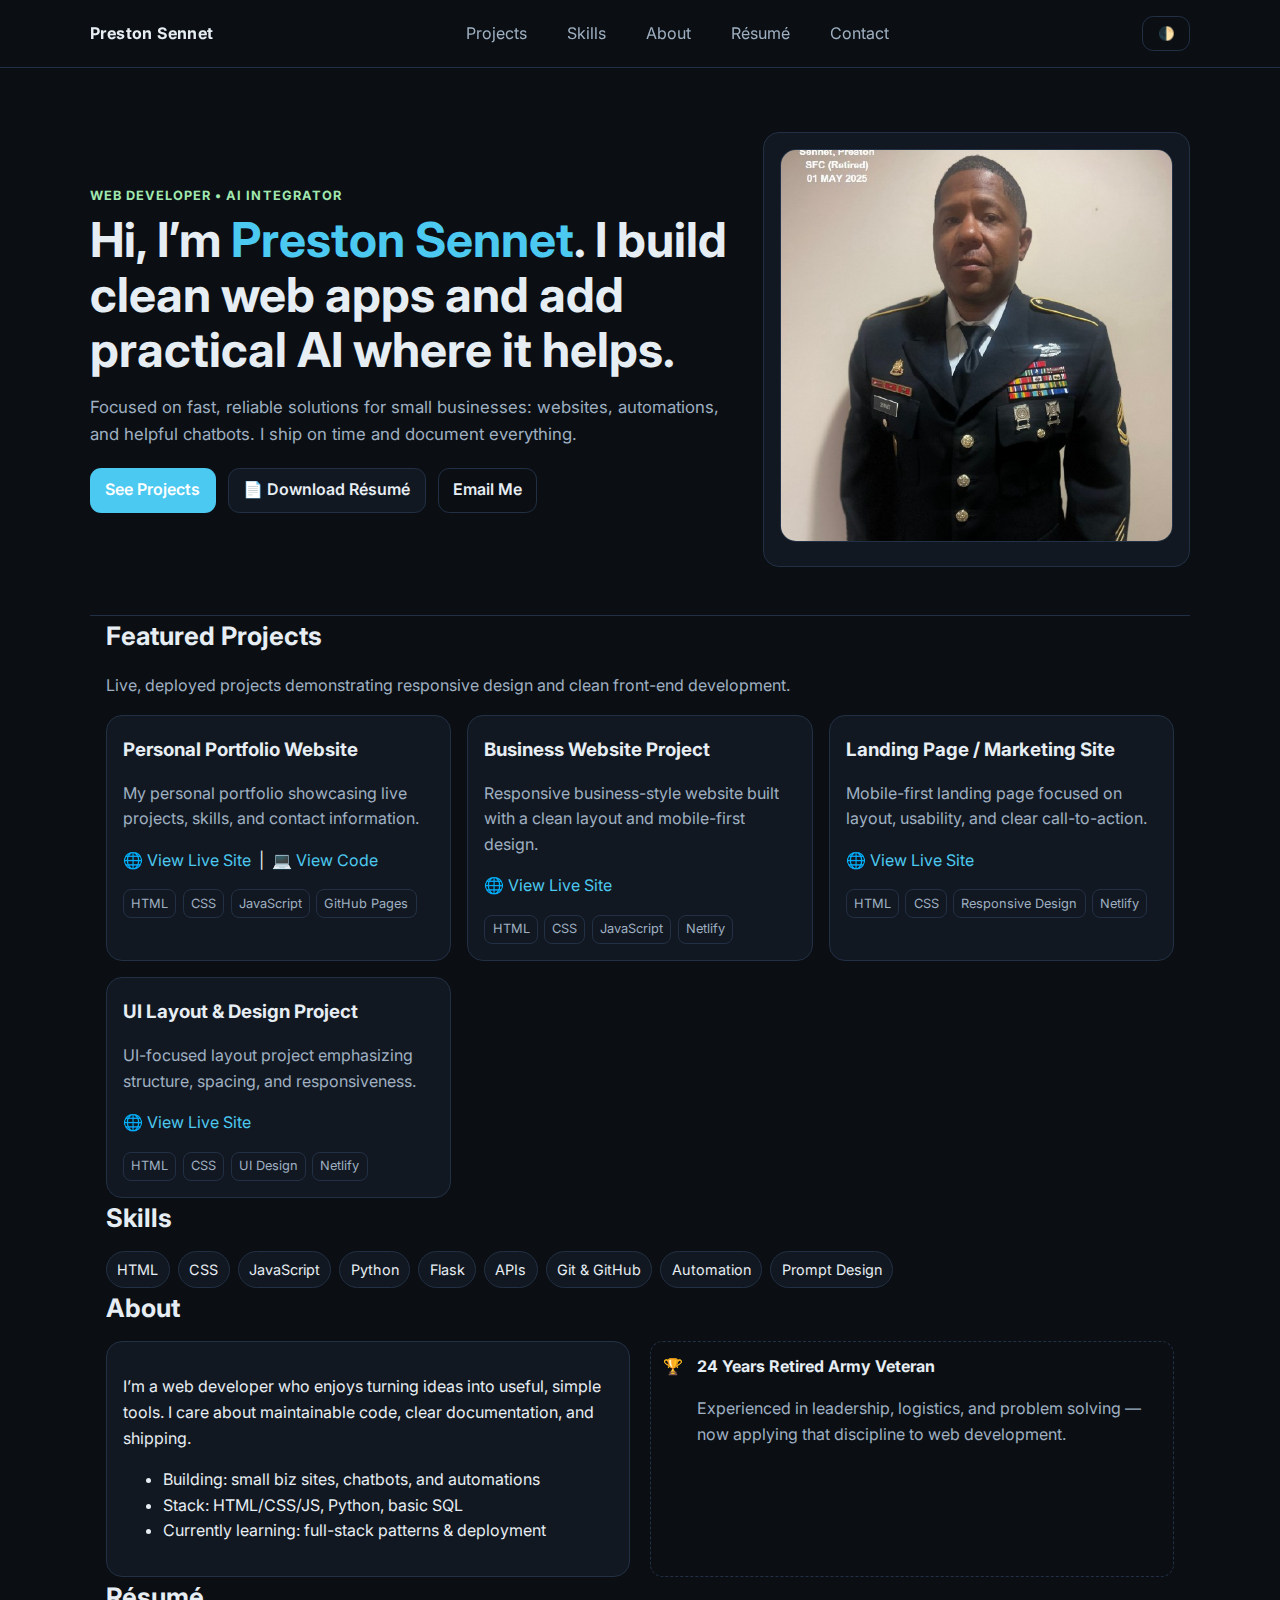
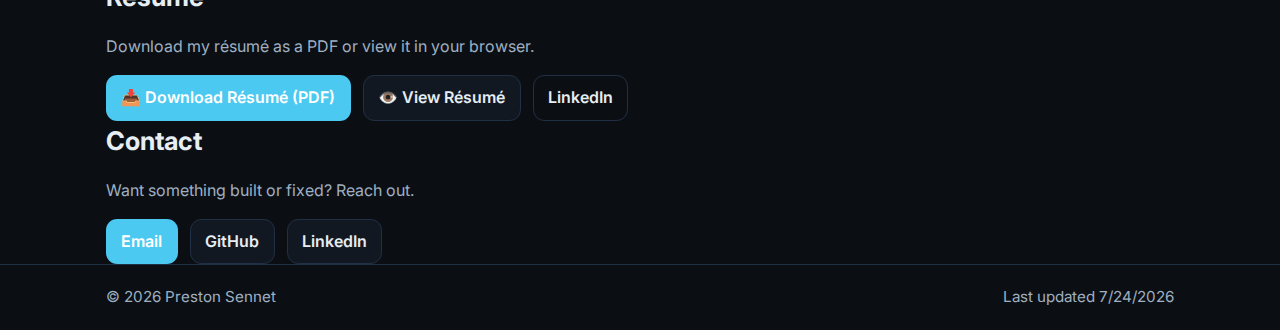
<file: index.html>
<!DOCTYPE html>
<html lang="en">
<head>
  <meta charset="utf-8" />
  <meta name="viewport" content="width=device-width, initial-scale=1" />
  <title>Preston Sennet — Portfolio</title>
  <meta name="description" content="Preston Sennet — Web Developer & AI Integrator. Projects, skills, résumé, and contact." />

  <!-- Google Font (optional) -->
  <link rel="preconnect" href="https://fonts.googleapis.com">
  <link rel="preconnect" href="https://fonts.gstatic.com" crossorigin>
  <link href="https://fonts.googleapis.com/css2?family=Inter:wght@400;500;600;700&display=swap" rel="stylesheet">

  <!-- Site CSS -->
  <link rel="stylesheet" href="style.css">
</head>
<body>
  <!-- Header / Nav -->
  <header>
    <div class="container nav">
      <a href="#top" class="brand">Preston Sennet</a>
      <nav class="nav-links" aria-label="Primary">
        <a href="#projects">Projects</a>
        <a href="#skills">Skills</a>
        <a href="#about">About</a>
        <a href="#resume">Résumé</a>
        <a href="#contact">Contact</a>
      </nav>
      <div class="nav-actions">
        <button id="themeBtn" class="btn ghost" aria-label="Toggle theme">🌓</button>
        <button id="menuBtn" class="btn ghost mobile-toggle" aria-label="Open menu">☰</button>
      </div>
    </div>
  </header>

  <main id="top">
    <!-- Hero -->
    <section class="hero container">
      <div class="hero-grid">
        <div>
          <div class="kicker">Web Developer • AI Integrator</div>
          <h1>Hi, I’m <span class="brand-accent">Preston Sennet</span>. I build clean web apps and add practical AI where it helps.</h1>
          <p class="lead">Focused on fast, reliable solutions for small businesses: websites, automations, and helpful chatbots. I ship on time and document everything.</p>
          <div class="hero-cta">
            <a class="btn primary" href="#projects">See Projects</a>
            <!-- Résumé: download from local PDF -->
            <a class="btn" href="transportation.pdf" download title="Download my résumé as PDF">📄 Download Résumé</a>
            <a class="btn ghost" href="mailto:psennet444@gmail.com">Email Me</a>
          </div>
        </div>
        <div class="card">
          <img class="avatar" alt="Portrait of Preston Sennet"
               src="psennetSFC.jpg"
               onerror="this.src='data:image/svg+xml,%3Csvg xmlns=%22http://www.w3.org/2000/svg%22 width=%22800%22 height=%22800%22%3E%3Crect width=%22100%25%22 height=%22100%25%22 fill=%22%23121821%22/%3E%3Ctext x=%2250%25%22 y=%2250%25%22 dominant-baseline=%22middle%22 text-anchor=%22middle%22 font-family=%22Arial%22 font-size=%2236%22 fill=%22%239fb0c2%22%3EYour Photo%3C/text%3E%3C/svg%3E';" />
        </div>
      </div>
    </section>

    <!-- Projects -->
    <section id="projects" class="container">
      <h2>Featured Projects</h2>
      <p class="muted">Live, deployed projects demonstrating responsive design and clean front-end development.</p>

      <div class="grid">

        <!-- Project 1: Portfolio -->
        <article class="card project">
          <h3>Personal Portfolio Website</h3>
          <p class="muted">
            My personal portfolio showcasing live projects, skills, and contact information.
          </p>
          <p>
            <a class="link" href="https://blackmoezart36.github.io/" target="_blank" rel="noopener">🌐 View Live Site</a>
            &nbsp;|&nbsp;
            <a class="link" href="https://github.com/blackmoezart36/blackmoezart36.github.io" target="_blank" rel="noopener">💻 View Code</a>
          </p>
          <div class="tags">
            <span class="tag">HTML</span>
            <span class="tag">CSS</span>
            <span class="tag">JavaScript</span>
            <span class="tag">GitHub Pages</span>
          </div>
        </article>

        <!-- Project 2: Business Website (Netlify) -->
        <article class="card project">
          <h3>Business Website Project</h3>
          <p class="muted">
            Responsive business-style website built with a clean layout and mobile-first design.
          </p>
          <p>
            <a class="link" href="https://funny-bubblegum-15df6f.netlify.app/" target="_blank" rel="noopener">🌐 View Live Site</a>
          </p>
          <div class="tags">
            <span class="tag">HTML</span>
            <span class="tag">CSS</span>
            <span class="tag">JavaScript</span>
            <span class="tag">Netlify</span>
          </div>
        </article>

        <!-- Project 3: Landing Page / Marketing Site (Netlify) -->
        <article class="card project">
          <h3>Landing Page / Marketing Site</h3>
          <p class="muted">
            Mobile-first landing page focused on layout, usability, and clear call-to-action.
          </p>
          <p>
            <a class="link" href="https://celadon-cucurucho-fcbbc0.netlify.app/" target="_blank" rel="noopener">🌐 View Live Site</a>
          </p>
          <div class="tags">
            <span class="tag">HTML</span>
            <span class="tag">CSS</span>
            <span class="tag">Responsive Design</span>
            <span class="tag">Netlify</span>
          </div>
        </article>

        <!-- Project 4: UI Layout Project (Netlify) -->
        <article class="card project">
          <h3>UI Layout & Design Project</h3>
          <p class="muted">
            UI-focused layout project emphasizing structure, spacing, and responsiveness.
          </p>
          <p>
            <a class="link" href="https://zesty-cupcake-d1450f.netlify.app/" target="_blank" rel="noopener">🌐 View Live Site</a>
          </p>
          <div class="tags">
            <span class="tag">HTML</span>
            <span class="tag">CSS</span>
            <span class="tag">UI Design</span>
            <span class="tag">Netlify</span>
          </div>
        </article>

      </div>
    </section>

    <!-- Skills -->
    <section id="skills" class="container">
      <h2>Skills</h2>
      <div class="chips">
        <span class="chip">HTML</span>
        <span class="chip">CSS</span>
        <span class="chip">JavaScript</span>
        <span class="chip">Python</span>
        <span class="chip">Flask</span>
        <span class="chip">APIs</span>
        <span class="chip">Git & GitHub</span>
        <span class="chip">Automation</span>
        <span class="chip">Prompt Design</span>
      </div>
    </section>

    <!-- About -->
    <section id="about" class="container">
      <h2>About</h2>
      <div class="about-grid">
        <div class="card">
          <p>I’m a web developer who enjoys turning ideas into useful, simple tools. I care about maintainable code, clear documentation, and shipping.</p>
          <ul>
            <li>Building: small biz sites, chatbots, and automations</li>
            <li>Stack: HTML/CSS/JS, Python, basic SQL</li>
            <li>Currently learning: full-stack patterns & deployment</li>
          </ul>
        </div>

        <div class="stat">
          <div>🏆</div>
          <div>
            <strong>24 Years Retired Army Veteran</strong>
            <p class="muted">Experienced in leadership, logistics, and problem solving — now applying that discipline to web development.</p>
          </div>
        </div>
      </div>
    </section>

    <!-- Résumé -->
    <section id="resume" class="container">
      <h2>Résumé</h2>
      <p class="muted">Download my résumé as a PDF or view it in your browser.</p>
      <div class="contact-cta">
        <a class="btn primary" href="transportation.pdf" download>📥 Download Résumé (PDF)</a>
        <a class="btn" href="transportation.pdf" target="_blank" rel="noopener">👁️ View Résumé</a>
        <a class="btn ghost" href="https://www.linkedin.com/in/prestonsennet/" target="_blank" rel="noopener">LinkedIn</a>
      </div>
    </section>

    <!-- Contact -->
    <section id="contact" class="container">
      <h2>Contact</h2>
      <p class="muted">Want something built or fixed? Reach out.</p>
      <div class="contact-cta">
        <a class="btn primary" href="mailto:psennet444@gmail.com">Email</a>
        <a class="btn" href="https://github.com/blackmoezart36" target="_blank" rel="noopener">GitHub</a>
        <a class="btn" href="https://www.linkedin.com/in/prestonsennet/" target="_blank" rel="noopener">LinkedIn</a>
      </div>
    </section>
  </main>

  <!-- Footer -->
  <footer>
    <div class="container">
      <div class="footer-row">
        <span>© <span id="year"></span> Preston Sennet</span>
        <span class="muted">Last updated <span id="lastUpdated"></span></span>
      </div>
    </div>
  </footer>

  <!-- Your JS (optional enhancements) -->
  <script>
    // Year + last updated
    (function () {
      const y = document.getElementById('year');
      if (y) y.textContent = new Date().getFullYear();
      const lu = document.getElementById('lastUpdated');
      if (lu) lu.textContent = new Date(document.lastModified).toLocaleDateString();
    })();
    // Simple mobile menu toggle (expects CSS to show/hide .nav-links on a class like .open)
    (function () {
      const btn = document.getElementById('menuBtn');
      const nav = document.querySelector('nav.nav-links');
      if (btn && nav) {
        btn.addEventListener('click', () => nav.classList.toggle('open'));
      }
    })();
    // Theme toggle (light/dark) if your CSS supports [data-theme="dark"]
    (function () {
      const btn = document.getElementById('themeBtn');
      if (!btn) return;
      btn.addEventListener('click', () => {
        const isDark = document.documentElement.getAttribute('data-theme') === 'dark';
        document.documentElement.setAttribute('data-theme', isDark ? 'light' : 'dark');
        try { localStorage.setItem('theme', isDark ? 'light' : 'dark'); } catch (e) {}
      });
      try {
        const saved = localStorage.getItem('theme');
        if (saved) document.documentElement.setAttribute('data-theme', saved);
      } catch (e) {}
    })();
  </script>

  <!-- If you already have script.js with similar logic, you can remove the inline JS above and just use this file -->
  <script src="script.js"></script>
</body>
</html>
</file>
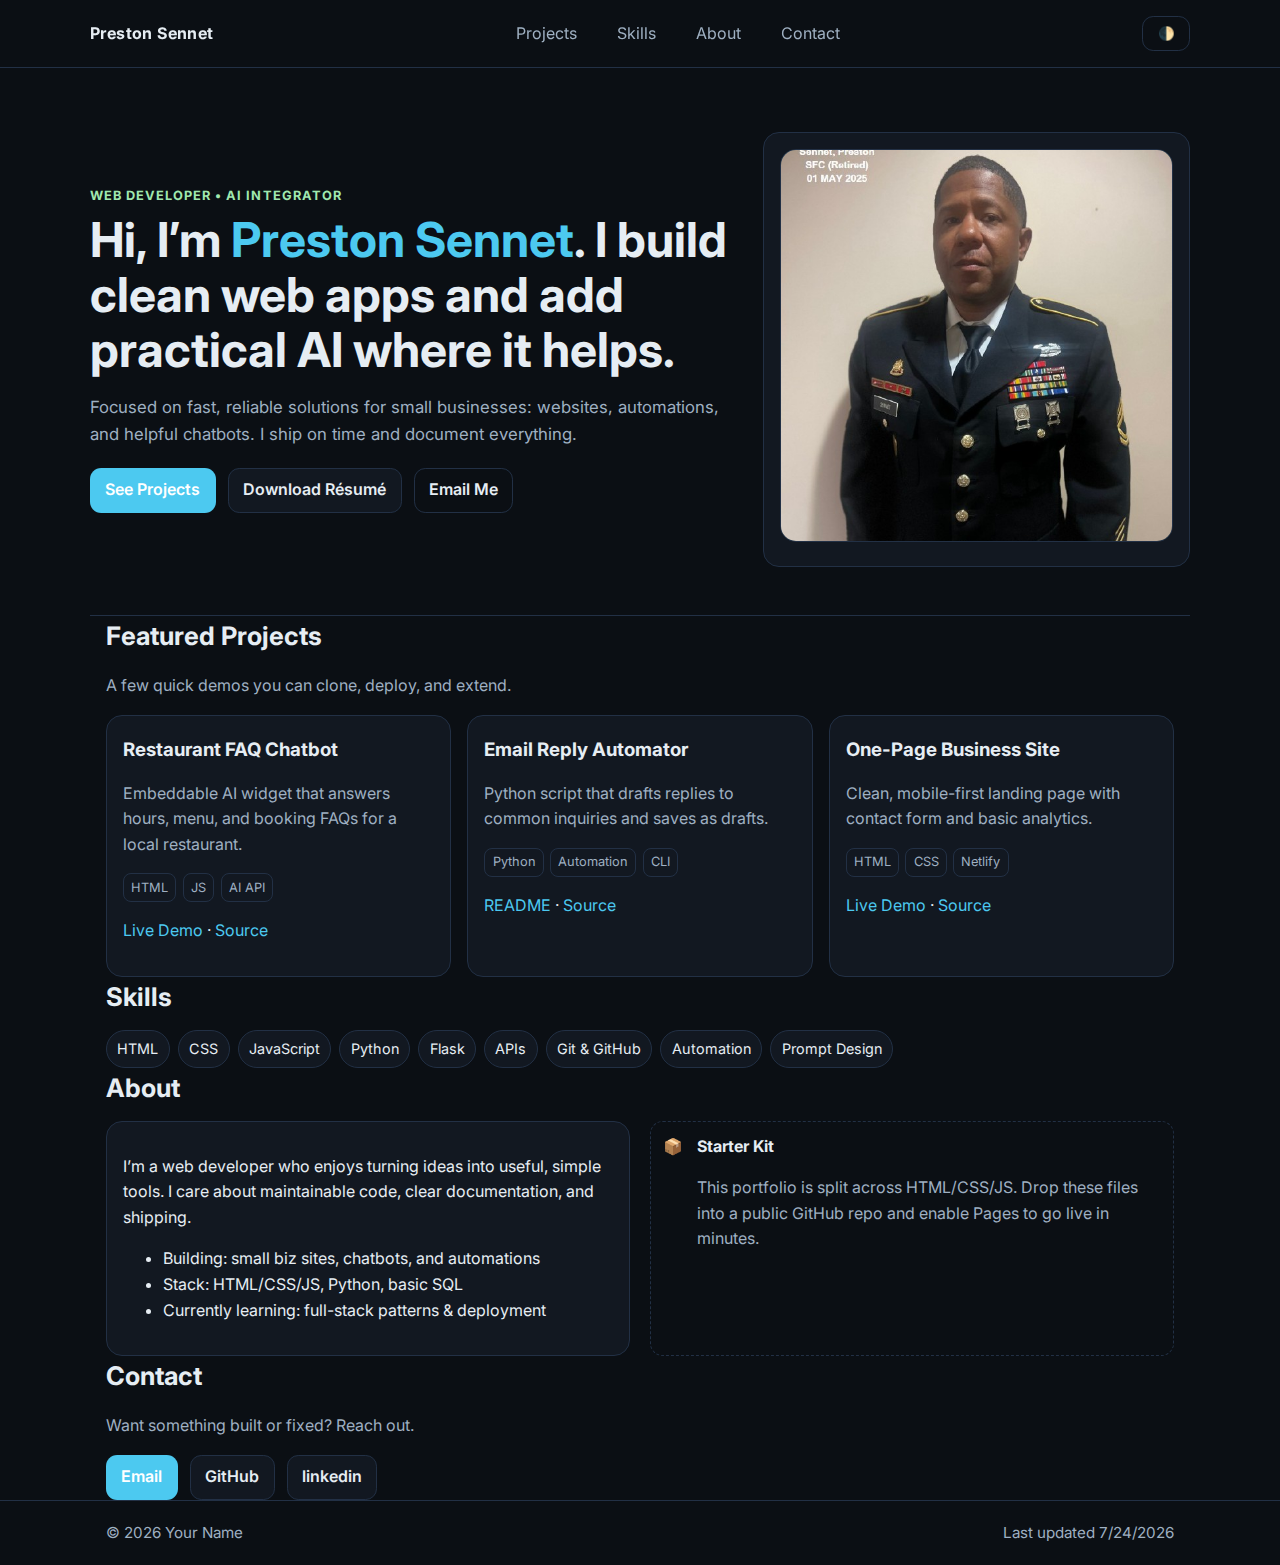
<file: portfolio.html>
<!DOCTYPE html>
<html lang="en">
<head>
  <meta charset="utf-8" />
  <meta name="viewport" content="width=device-width, initial-scale=1" />
  <title>Preston Sennet — Portfolio</title>
  <meta name="description" content="Preston Sennet — Web Developer & AI Integrator. Projects, skills, and contact." />

  <!-- Google Font (optional) -->
  <link rel="preconnect" href="https://fonts.googleapis.com">
  <link rel="preconnect" href="https://fonts.gstatic.com" crossorigin>
  <link href="https://fonts.googleapis.com/css2?family=Inter:wght@400;500;600;700&display=swap" rel="stylesheet">

  <!-- Your CSS -->
  <link rel="stylesheet" href="style.css">
</head>
<body>
  <header>
    <div class="container nav">
      <a href="#top" class="brand">Preston Sennet</a>
      <nav class="nav-links" aria-label="Primary">
        <a href="#projects">Projects</a>
        <a href="#skills">Skills</a>
        <a href="#about">About</a>
        <a href="#contact">Contact</a>
      </nav>
      <div class="nav-actions">
        <button id="themeBtn" class="btn ghost" aria-label="Toggle theme">🌓</button>
        <button id="menuBtn" class="btn ghost mobile-toggle" aria-label="Open menu">☰</button>
      </div>
    </div>
  </header>

  <main id="top">
    <!-- Hero -->
    <section class="hero container">
      <div class="hero-grid">
        <div>
          <div class="kicker">Web Developer • AI Integrator</div>
          <h1>Hi, I’m <span class="brand-accent">Preston Sennet</span>. I build clean web apps and add practical AI where it helps.</h1>
          <p class="lead">Focused on fast, reliable solutions for small businesses: websites, automations, and helpful chatbots. I ship on time and document everything.</p>
          <div class="hero-cta">
            <a class="btn primary" href="#projects">See Projects</a>
            <a class="btn" href="resume.pdf" download>Download Résumé</a>
            <a class="btn ghost" href="psennet444@gmail.com">Email Me</a>
          </div>
        </div>
        <div class="card">
          <!-- Replace with /images/avatar.jpg in your repo -->
          <img class="avatar" alt="psennetSFC.jpg"
               src="psennetSFC.jpg"
               onerror="this.src='data:image/svg+xml,%3Csvg xmlns=%22http://www.w3.org/2000/svg%22 width=%22800%22 height=%22800%22%3E%3Crect width=%22100%25%22 height=%22100%25%22 fill=%22%23121821%22/%3E%3Ctext x=%2250%25%22 y=%2250%25%22 dominant-baseline=%22middle%22 text-anchor=%22middle%22 font-family=%22Arial%22 font-size=%2236%22 fill=%22%239fb0c2%22%3EYour Photo%3C/text%3E%3C/svg%3E';" />
        </div>
      </div>
    </section>

    <!-- Projects -->
    <section id="projects" class="container">
      <h2>Featured Projects</h2>
      <p class="muted">A few quick demos you can clone, deploy, and extend.</p>
      <div class="grid">
        <article class="card project">
          <h3>Restaurant FAQ Chatbot</h3>
          <p class="muted">Embeddable AI widget that answers hours, menu, and booking FAQs for a local restaurant.</p>
          <div class="tags">
            <span class="tag">HTML</span><span class="tag">JS</span><span class="tag">AI API</span>
          </div>
          <p><a href="#" aria-label="View live demo">Live Demo</a> · <a href="#" aria-label="View source code">Source</a></p>
        </article>
        <article class="card project">
          <h3>Email Reply Automator</h3>
          <p class="muted">Python script that drafts replies to common inquiries and saves as drafts.</p>
          <div class="tags">
            <span class="tag">Python</span><span class="tag">Automation</span><span class="tag">CLI</span>
          </div>
          <p><a href="#">README</a> · <a href="#">Source</a></p>
        </article>
        <article class="card project">
          <h3>One-Page Business Site</h3>
          <p class="muted">Clean, mobile-first landing page with contact form and basic analytics.</p>
          <div class="tags">
            <span class="tag">HTML</span><span class="tag">CSS</span><span class="tag">Netlify</span>
          </div>
          <p><a href="#">Live Demo</a> · <a href="#">Source</a></p>
        </article>
      </div>
    </section>

    <!-- Skills -->
    <section id="skills" class="container">
      <h2>Skills</h2>
      <div class="chips">
        <span class="chip">HTML</span>
        <span class="chip">CSS</span>
        <span class="chip">JavaScript</span>
        <span class="chip">Python</span>
        <span class="chip">Flask</span>
        <span class="chip">APIs</span>
        <span class="chip">Git & GitHub</span>
        <span class="chip">Automation</span>
        <span class="chip">Prompt Design</span>
      </div>
    </section>

    <!-- About -->
    <section id="about" class="container">
      <h2>About</h2>
      <div class="about-grid">
        <div class="card">
          <p>I’m a web developer who enjoys turning ideas into useful, simple tools. I care about maintainable code, clear documentation, and shipping.</p>
          <ul>
            <li>Building: small biz sites, chatbots, and automations</li>
            <li>Stack: HTML/CSS/JS, Python, basic SQL</li>
            <li>Currently learning: full-stack patterns & deployment</li>
          </ul>
        </div>
        <div class="stat">
          <div>📦</div>
          <div>
            <strong>Starter Kit</strong>
            <p class="muted">This portfolio is split across HTML/CSS/JS. Drop these files into a public GitHub repo and enable Pages to go live in minutes.</p>
          </div>
        </div>
      </div>
    </section>

    <!-- Contact -->
    <section id="contact" class="container">
      <h2>Contact</h2>
      <p class="muted">Want something built or fixed? Reach out.</p>
      <div class="contact-cta">
        <a class="btn primary" href="mailto:psennet444@gmail.com">Email</a>
        <a class="btn" href="https://github.com/blackmoezart36" target="_blank" rel="noopener">GitHub</a>
        <a class="btn" href="https://www.linkedin.com/in/prestonsennet/" target="_blank" rel="noopener">linkedin</a>
      </div>
    </section>
  </main>

  <footer>
    <div class="container">
      <div class="footer-row">
        <span>© <span id="year"></span> Your Name</span>
        <span class="muted">Last updated <span id="lastUpdated"></span></span>
      </div>
    </div>
  </footer>

  <!-- Your JS -->
  <script src="script.js"></script>

  <!--
  QUICK SETUP (GitHub Pages)
  1) Replace “Your Name” and links above.
  2) (Optional) Add resume.pdf to repo root; button will download it.
  3) Push this folder to a public repo named yourusername.github.io OR any repo + enable Pages.
  4) Settings → Pages → Source: main → /(root). Wait 1–3 minutes.
  5) Your site: https://yourusername.github.io/ (or /reponame/ if not special repo).
  -->
</body>
</html>
</file>
<file: style.css>
:root{
  --bg:#0b0f14;
  --panel:#121821;
  --text:#e6edf3;
  --muted:#9fb0c2;
  --brand:#4cc9f0;
  --accent:#a0e8af;
  --border:#223045;
}
[data-theme="light"]{
  --bg:#f8fafc;
  --panel:#ffffff;
  --text:#0b1220;
  --muted:#445266;
  --brand:#2563eb;
  --accent:#059669;
  --border:#e5e7eb;
}

*{box-sizing:border-box}
html,body{height:100%}
body{
  margin:0;
  font-family: Inter, system-ui, -apple-system, Segoe UI, Roboto, "Helvetica Neue", Arial;
  background: var(--bg);
  color: var(--text);
  line-height: 1.6;
}
a{color:var(--brand);text-decoration:none}
.container{max-width:1100px;margin:0 auto;padding:0 1rem}

/* Header */
header{
  position:sticky;top:0;z-index:50;
  backdrop-filter: blur(8px);
  background: color-mix(in oklab, var(--bg) 70%, transparent);
  border-bottom: 1px solid var(--border);
}
.nav{display:flex;align-items:center;justify-content:space-between;padding:.8rem 0}
.nav a.brand{font-weight:700;letter-spacing:.4px;color:var(--text)}
.nav-links{display:flex;gap:1rem}
.nav-links a{padding:.5rem .75rem;border-radius:.6rem;color:var(--muted)}
.nav-links a:hover{background:var(--panel);color:var(--text)}
.nav-actions{display:flex;gap:.5rem;align-items:center}
.btn{display:inline-flex;align-items:center;gap:.5rem;border:1px solid var(--border);background:var(--panel);color:var(--text);padding:.55rem .9rem;border-radius:.7rem;font-weight:600}
.btn.primary{background:var(--brand);border-color:transparent;color:white}
.btn.ghost{background:transparent}
.btn:hover{opacity:.95;transform:translateY(-1px)}
.mobile-toggle{display:none}

/* Hero */
.hero{padding:4rem 0 3rem;border-bottom:1px solid var(--border)}
.hero-grid{display:grid;grid-template-columns: 1.2fr .8fr;gap:2rem;align-items:center}
.kicker{color:var(--accent);font-weight:700;letter-spacing:.08em;text-transform:uppercase;font-size:.8rem}
h1{font-size:clamp(2rem,5vw,3rem);line-height:1.15;margin:.3rem 0 1rem}
.lead{color:var(--muted);font-size:1.05rem}
.hero-cta{margin-top:1.25rem;display:flex;gap:.75rem;flex-wrap:wrap}
.card{background:var(--panel);border:1px solid var(--border);border-radius:1rem;padding:1rem}
.avatar {
  width:100%;
  aspect-ratio:1/1;
  border-radius:1rem;
  object-fit:cover;
  object-position: 50% 10%;  /* <-- add this line */
  border:1px solid var(--border);
  background:linear-gradient(135deg,
    color-mix(in oklab, var(--brand) 30%, transparent),
    color-mix(in oklab, var(--accent) 10%, transparent));
}

/* Sections */
section{padding:3rem 0}
section h2{font-size:1.6rem;margin:0 0 .75rem}
.muted{color:var(--muted)}
.brand-accent{color:var(--brand)}

/* About */
.about-grid{display:grid;grid-template-columns:1fr 1fr;gap:1.25rem}
.stat{display:flex;gap:.9rem;align-items:flex-start;border:1px dashed var(--border);border-radius:.8rem;padding:.75rem}

/* Skills */
.chips{display:flex;flex-wrap:wrap;gap:.5rem}
.chip{padding:.4rem .65rem;border:1px solid var(--border);background:var(--panel);border-radius:999px;font-size:.9rem}

/* Projects */
.grid{display:grid;grid-template-columns:repeat(3,1fr);gap:1rem}
.project{transition:transform .2s ease}
.project:hover{transform:translateY(-3px)}
.project h3{margin:.2rem 0}
.tags{display:flex;flex-wrap:wrap;gap:.4rem;margin-top:.4rem}
.tag{font-size:.8rem;border:1px solid var(--border);padding:.2rem .45rem;border-radius:.5rem;color:var(--muted)}

/* Contact */
.contact-cta{display:flex;gap:.75rem;flex-wrap:wrap}

/* Footer */
footer{border-top:1px solid var(--border);padding:1.25rem 0;color:var(--muted);font-size:.95rem}
.footer-row{display:flex;justify-content:space-between;gap:1rem;flex-wrap:wrap}

/* Responsive */
@media (max-width: 860px){
  .hero-grid{grid-template-columns:1fr}
  .about-grid{grid-template-columns:1fr}
  .grid{grid-template-columns:1fr}
  .nav-links{display:none}
  .mobile-toggle{display:inline-flex}
}
</file>
